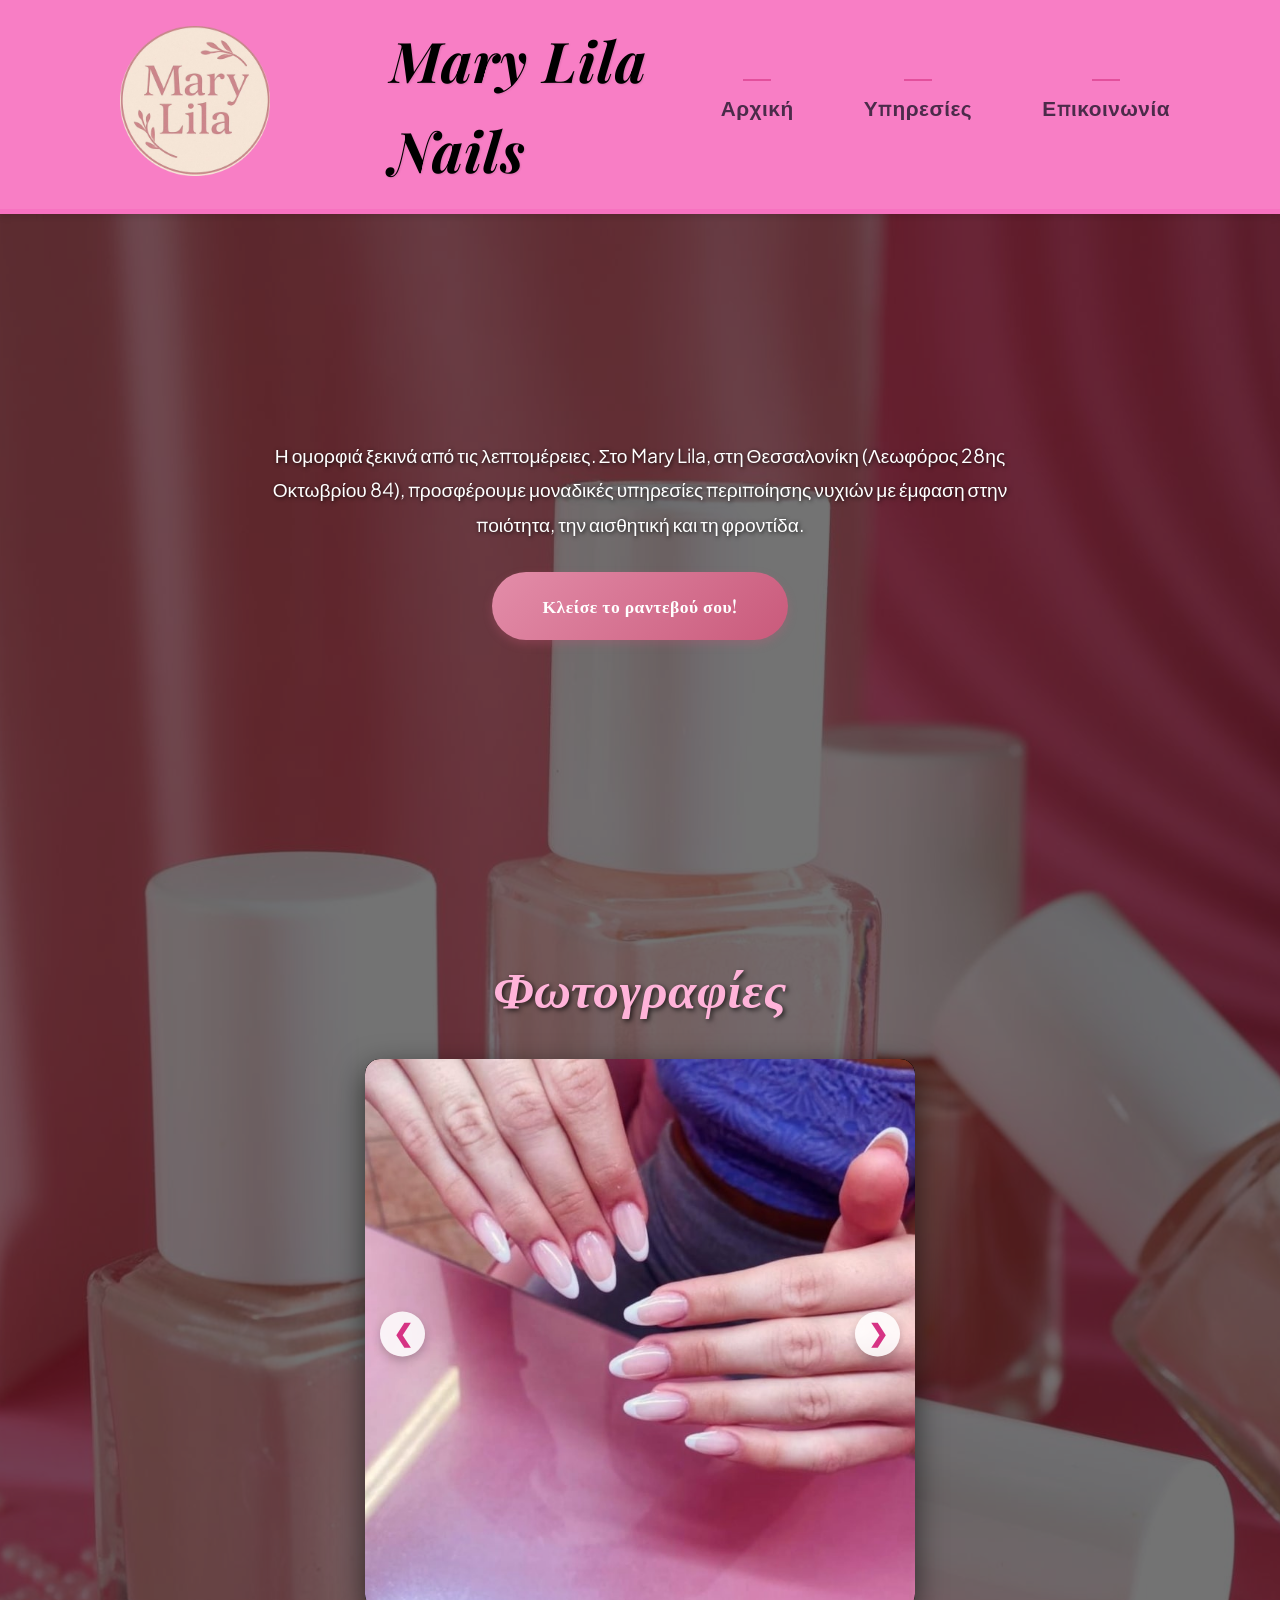
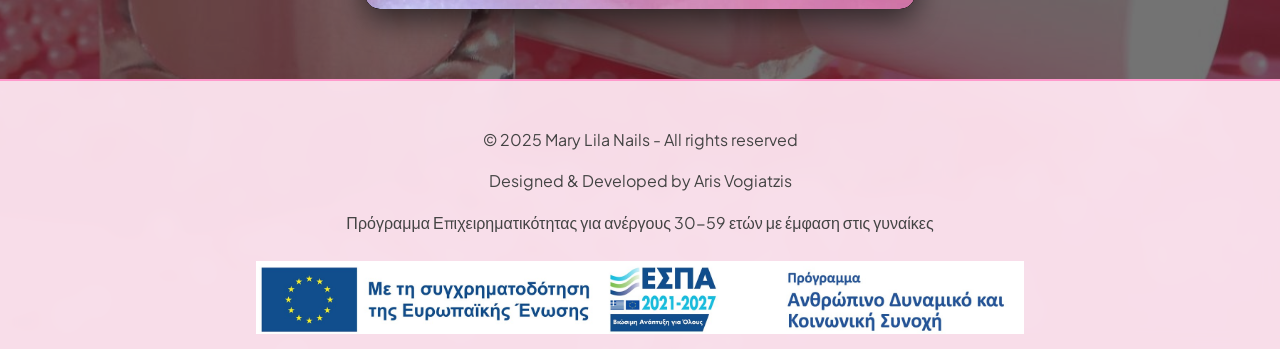
<file: mary lila's site/index.html>
<!DOCTYPE html>
<html lang="el_GR">
<head>
    <meta charset="UTF-8">
    <meta name="viewport" content="width=device-width, initial-scale=1.0">
    <meta name="description" content="site for Nail studio">
    <meta name="keywords" content="mary lila,nails,Θεσσαλονίκη,Αμπελόκηποι,μανικιούρ,πεντικιούρ">
    <meta http-equiv="Content-Security-Policy" content="upgrade-insecure-requests">
    <meta http-equiv="X-Content-Type-Options" content="nosniff">
    <meta http-equiv="X-Frame-Options" content="DENY">
    <meta http-equiv="X-XSS-Protection" content="1; mode=block">    
    <title>Mary Lila</title>
    <link href="https://fonts.googleapis.com/css2?family=Cinzel:wght@500;700&family=Dancing+Script:wght@500&family=Nunito:wght@400;600&display=swap" rel="stylesheet">
    <link href="https://fonts.googleapis.com/css2?family=Cormorant+Garamond:ital,wght@0,500;0,600;1,400&family=Montserrat:wght@400;500;600&family=Poppins:wght@300;400;500&display=swap" rel="stylesheet">
    <link rel="icon" href="images/mary_lila_cropped_logo.png" type="image/png">
    <link rel="stylesheet" href="style.css">
</head>
<body>
    <header>
        <div class="header-container"></div>
        <div class="logo">
            <img src="images/mary_lila_cropped_logo.png" width="250" alt="logo">
        </div>
        <div class="menu-toggle" id="mobile-menu">
            &#9776;
        </div>
        <h1 class="site-title">Mary Lila Nails</h1>
        <nav class="nav-links" id="nav-links">
            <a href="index.html">Αρχική</a>
            <a href="Υπηρεσίες.html">Υπηρεσίες</a>
            <a href="Επικοινωνία.html">Επικοινωνία</a>
        </nav>
        <div class="menu-overlay" id="menu-overlay"></div>
    </header>

    <main>
        <section class="intro">
            <p>
                Η ομορφιά ξεκινά από τις λεπτομέρειες. Στο Mary Lila, στη Θεσσαλονίκη (Λεωφόρος 28ης Οκτωβρίου 84), προσφέρουμε μοναδικές υπηρεσίες περιποίησης νυχιών με έμφαση στην ποιότητα, την αισθητική και τη φροντίδα.
            </p>
            <a href="https://www.instagram.com/mary_lilaa/" target="_blank" class="btn">Κλείσε το ραντεβού σου!</a>
        </section>

        <section class="photo-gallery reveal-item">
            <h2>Φωτογραφίες</h2>
            <div class="slider-wrapper">
                <button class="nav-btn prev" aria-label="Προηγούμενη φωτογραφία">&#10094;</button>
                <div class="gallery-slider">
                    <img src="images/gallery/nail-1.jpg" class="slider-img active" alt="Μανικιούρ 1">
                    <img src="images/gallery/nail-2.jpg" class="slider-img" alt="Μανικιούρ 2">
                    <img src="images/gallery/nail-3.jpg" class="slider-img" alt="Μανικιούρ 3">
                </div>
                <button class="nav-btn next" aria-label="Επόμενη φωτογραφία">&#10095;</button>
            </div>
            <div id="empty" class="empty" style="display: none;">Δεν υπάρχουν ακόμα φωτογραφίες.</div>
        </section>
    </main>

    <footer>
        <p>&copy; 2025 Mary Lila Nails - All rights reserved</p>
        <p class="credits">Designed & Developed by Aris Vogiatzis</p>
        <div class="espa-banner">
            <p>Πρόγραμμα Επιχειρηματικότητας για ανέργους 30-59 ετών με έμφαση στις γυναίκες</p>
            <img src="images/banner.jpg" alt="ΕΣΠΑ 2021-2027">
        </div>
    </footer>


    <script>
        document.addEventListener('DOMContentLoaded', () => {
            // 1. Mobile Menu Logic
            const menuToggle = document.getElementById('mobile-menu');
            const navLinks = document.getElementById('nav-links');
            const overlay = document.getElementById('menu-overlay');

            if(menuToggle) {
                menuToggle.addEventListener('click', () => {
                    navLinks.classList.toggle('show');
                    overlay.classList.toggle('show');
                });
                overlay.addEventListener('click', () => {
                    navLinks.classList.remove('show');
                    overlay.classList.remove('show');
                });
            }

            // 2. Scroll Reveal Animations Logic
            const revealElements = document.querySelectorAll('.reveal-item');
            const revealObserver = new IntersectionObserver((entries, observer) => {
                entries.forEach(entry => {
                    if (entry.isIntersecting) {
                        entry.target.classList.add('active');
                        observer.unobserve(entry.target);
                    }
                });
            }, { threshold: 0.15 });

            revealElements.forEach(el => revealObserver.observe(el));

            // 3. Slider Logic & Dynamic Background Blur
            const images = document.querySelectorAll('.gallery-slider .slider-img');
            const prevBtn = document.querySelector('.nav-btn.prev');
            const nextBtn = document.querySelector('.nav-btn.next');
            let currentIndex = 0;

            if (images.length > 0) {
                // Αρχικοποίηση των θολών background για κάθε εικόνα
                images.forEach(img => {
                    img.style.setProperty('--bg-image', `url(${img.src})`);
                });

                function showImage(index) {
                    if (index < 0) currentIndex = images.length - 1;
                    else if (index >= images.length) currentIndex = 0;
                    else currentIndex = index;
                    
                    images.forEach(img => img.classList.remove('active'));
                    images[currentIndex].classList.add('active');
                }
                nextBtn.addEventListener('click', () => showImage(currentIndex + 1));
                prevBtn.addEventListener('click', () => showImage(currentIndex - 1));
            }
        });
    </script>
</body>
</html>
</file>
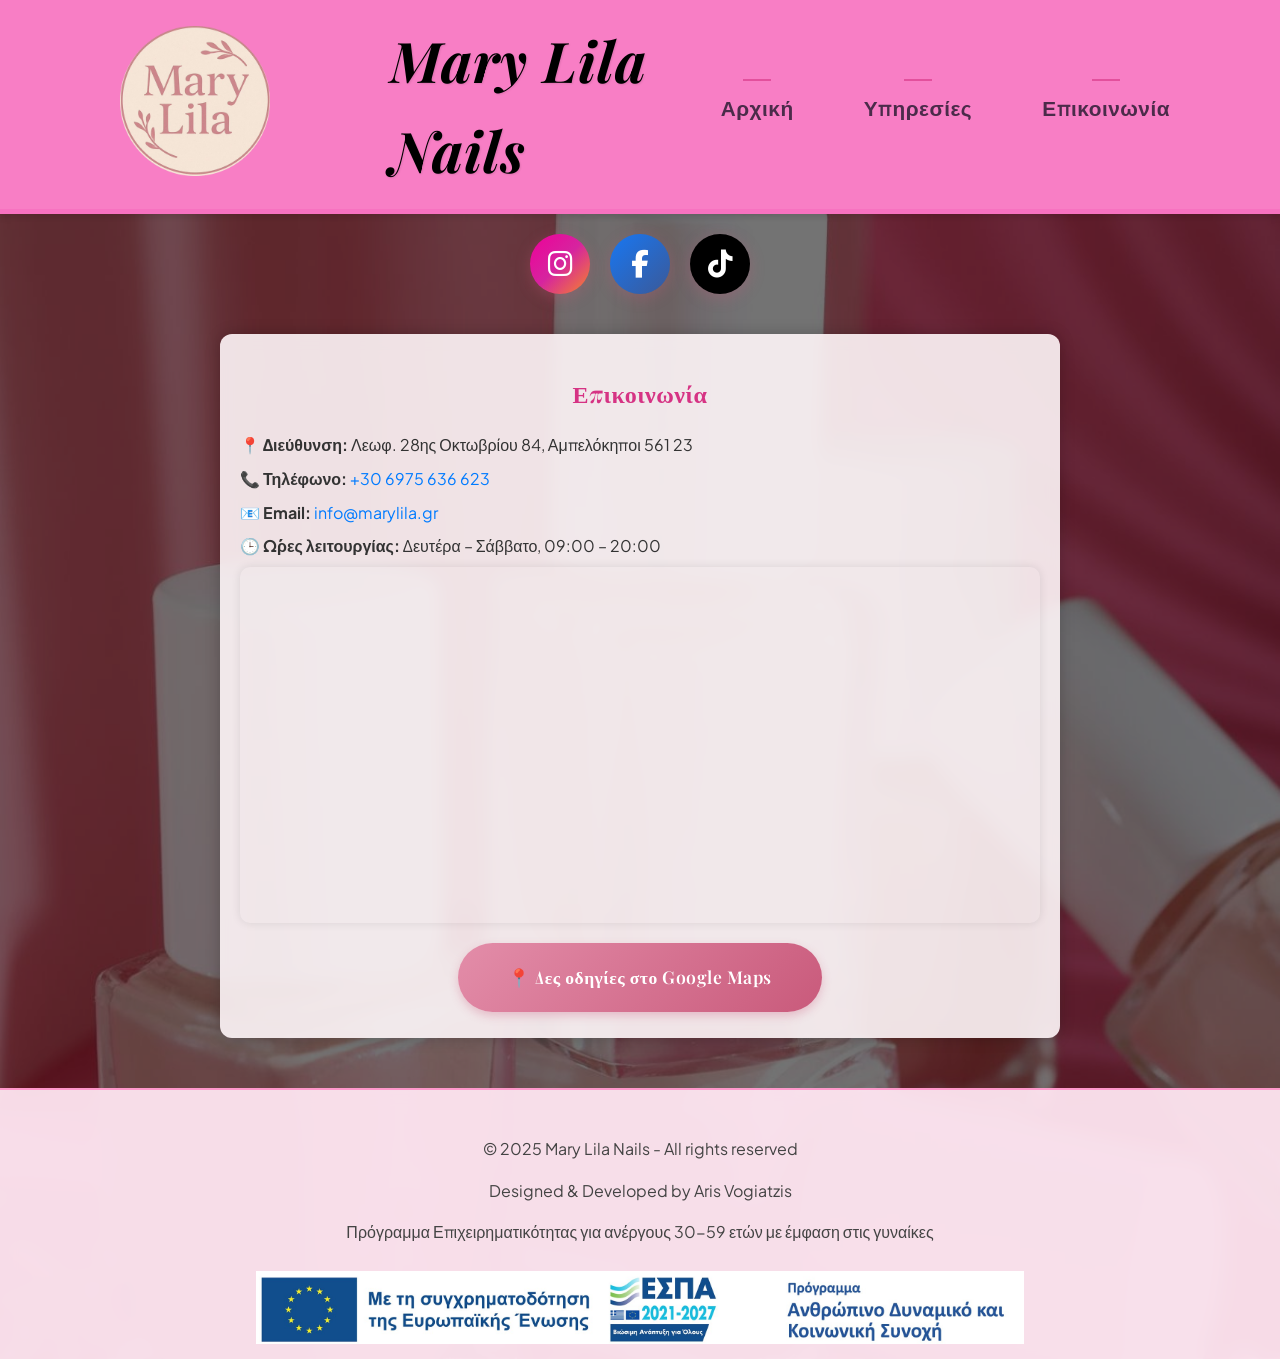
<file: mary lila's site/Επικοινωνία.html>
<!DOCTYPE html>
<html lang="el">
<head>
    <meta charset="UTF-8">
    <meta name="viewport" content="width=device-width, initial-scale=1.0">
    <title>Mary Lila - Επικοινωνία</title>
    <link rel="icon" href="images/mary_lila_cropped_logo.png" type="image/png">
    <link rel="stylesheet" href="style.css">
    <link href="https://fonts.googleapis.com/css2?family=Dancing+Script:wght@500&family=Nunito:wght@400;600&display=swap" rel="stylesheet">
    <link rel="stylesheet" href="https://cdnjs.cloudflare.com/ajax/libs/font-awesome/6.5.0/css/all.min.css">
</head>
<body>
    <header>
        <div class="logo">
            <img src="images/mary_lila_cropped_logo.png" width="250" alt="Mary Lila logo">
        </div>
        <h1 class="site-title">Mary Lila Nails</h1>
        <div class="menu-toggle" id="mobile-menu">&#9776;</div>
        <nav class="nav-links" id="nav-links">
            <a href="index.html">Αρχική</a>
            <a href="Υπηρεσίες.html">Υπηρεσίες</a>
            <a href="Επικοινωνία.html" class="active">Επικοινωνία</a>
        </nav>
        <div class="menu-overlay" id="menu-overlay"></div>
    </header>

    <main>
        <div class="social-buttons reveal-item">
            <a href="https://www.instagram.com/mary_lilaa/" target="_blank" class="social-btn instagram" aria-label="Instagram"><i class="fab fa-instagram"></i></a>
            <a href="https://www.facebook.com/mary.lila2?locale=el_GR" target="_blank" class="social-btn facebook" aria-label="Facebook"><i class="fab fa-facebook-f"></i></a>
            <a href="https://www.tiktok.com/@mary_lilaa" target="_blank" class="social-btn tiktok" aria-label="TikTok"><i class="fab fa-tiktok"></i></a>
        </div>

        <section id="contact" class="reveal-item">
            <h1>Επικοινωνία</h1>
            <div class="contact-info">
                <p><strong>📍 Διεύθυνση:</strong> Λεωφ. 28ης Οκτωβρίου 84, Αμπελόκηποι 561 23</p>
                <p><strong>📞 Τηλέφωνο:</strong> <a href="tel:+306975636623">+30 6975 636 623</a></p>
                <p><strong>📧 Email:</strong> <a href="mailto:info@marylila.gr">info@marylila.gr</a></p>
                <p><strong>🕒 Ώρες λειτουργίας:</strong> Δευτέρα – Σάββατο, 09:00 – 20:00</p>
            </div>

            <div class="map-container reveal-item">
                <iframe src="https://www.google.com/maps?q=28is+Oktovriou+84+Ampelokipoi+56123&output=embed" width="100%" height="350" style="border:0;" allowfullscreen="" loading="lazy"></iframe>
            </div>

            <div style="text-align:center; margin-top:20px;">
                <a href="https://www.google.com/maps/dir/?api=1&destination=%CE%9B%CE%B5%CF%89%CF%86.+28%CE%B7%CF%82+%CE%9F%CE%BA%CF%84%CF%89%CE%B2%CF%81%CE%AF%CE%BF%CF%85+84%2C+%CE%91%CE%BC%CF%80%CE%B5%CE%BB%CF%8C%CE%BA%CE%B7%CF%80%CE%BF%CE%B9+56123" target="_blank" class="btn">📍 Δες οδηγίες στο Google Maps</a>
            </div>
        </section> 
    </main>

    <footer>
        <p>&copy; 2025 Mary Lila Nails - All rights reserved</p>
        <p class="credits">Designed & Developed by Aris Vogiatzis</p>
        <div class="espa-banner">
            <p>Πρόγραμμα Επιχειρηματικότητας για ανέργους 30-59 ετών με έμφαση στις γυναίκες</p>
            <img src="images/banner.jpg" alt="ΕΣΠΑ">
        </div>
    </footer>

    <script>
        document.addEventListener("DOMContentLoaded", () => {
            const menuToggle = document.getElementById('mobile-menu');
            const navLinks = document.getElementById('nav-links');
            const overlay = document.getElementById('menu-overlay');

            if(menuToggle) {
                menuToggle.addEventListener('click', () => {
                    navLinks.classList.toggle('show');
                    overlay.classList.toggle('show');
                });
                overlay.addEventListener('click', () => {
                    navLinks.classList.remove('show');
                    overlay.classList.remove('show');
                });
            }

            const revealElements = document.querySelectorAll('.reveal-item');
            const revealObserver = new IntersectionObserver((entries, observer) => {
                entries.forEach(entry => {
                    if (entry.isIntersecting) {
                        entry.target.classList.add('active');
                        observer.unobserve(entry.target);
                    }
                });
            }, { threshold: 0.15 });

            revealElements.forEach(el => revealObserver.observe(el));
        });
    </script>
</body>
</html>
</file>
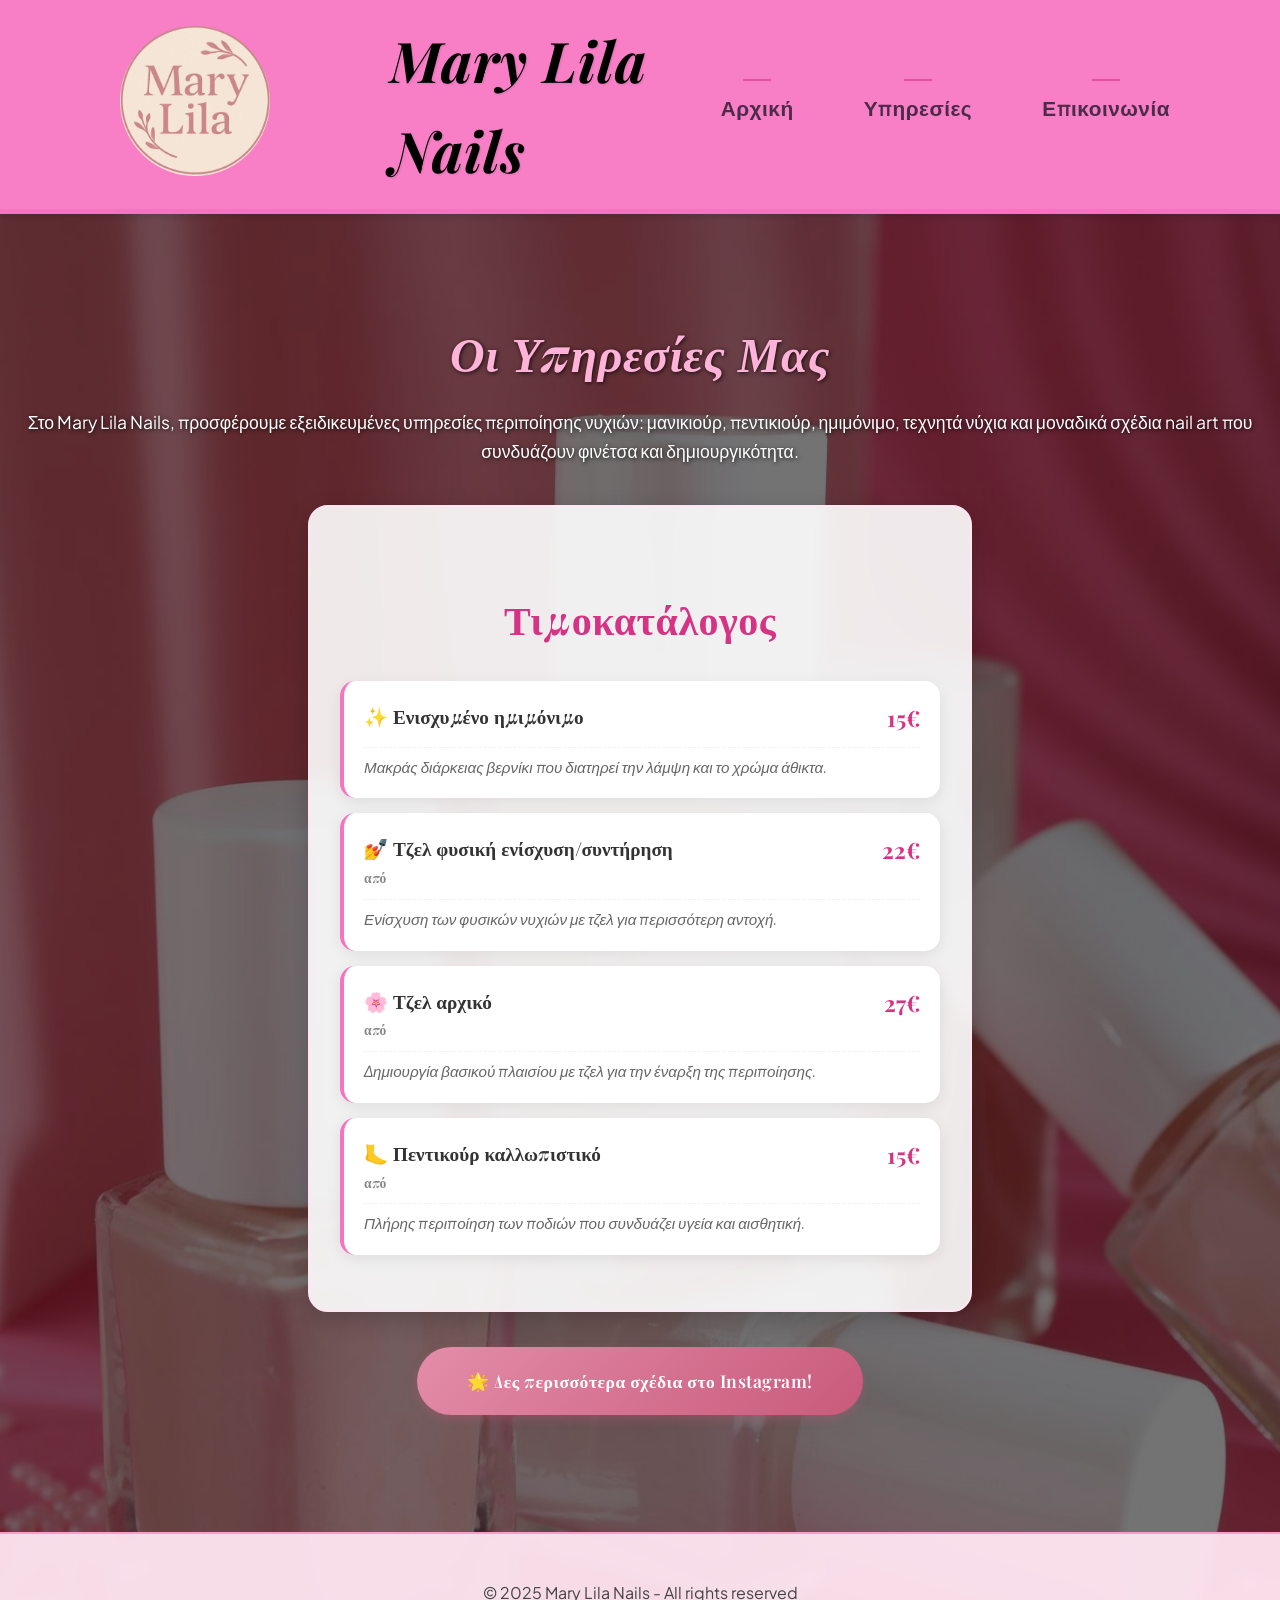
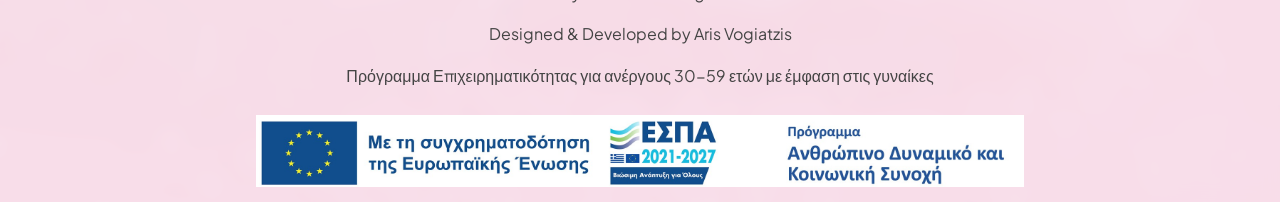
<file: mary lila's site/Υπηρεσίες.html>
<!DOCTYPE html>
<html lang="el">
<head>
    <meta charset="UTF-8">
    <meta name="viewport" content="width=device-width, initial-scale=1.0">
    <title>Mary Lila - Υπηρεσίες</title>
    <link rel="icon" href="images/mary_lila_cropped_logo.png" type="image/png">
    <link rel="stylesheet" href="style.css">
    <link href="https://fonts.googleapis.com/css2?family=Dancing+Script:wght@500&family=Nunito:wght@400;600&display=swap" rel="stylesheet">
</head>
<body>
    <header>
        <div class="logo">
            <img src="images/mary_lila_cropped_logo.png" width="250" alt="Mary Lila logo">
        </div>
        <h1 class="site-title">Mary Lila Nails</h1>
        <div class="menu-toggle" id="mobile-menu">&#9776;</div>
        <nav class="nav-links" id="nav-links">
            <a href="index.html">Αρχική</a>
            <a href="Υπηρεσίες.html" class="active">Υπηρεσίες</a>
            <a href="Επικοινωνία.html">Επικοινωνία</a>
        </nav>
        <div class="menu-overlay" id="menu-overlay"></div>
    </header>

    <main>
        <section class="services reveal-item">
            <h2>Οι Υπηρεσίες Μας</h2>
            <p>
                Στο Mary Lila Nails, προσφέρουμε εξειδικευμένες υπηρεσίες περιποίησης νυχιών: 
                μανικιούρ, πεντικιούρ, ημιμόνιμο, τεχνητά νύχια και μοναδικά σχέδια nail art που 
                συνδυάζουν φινέτσα και δημιουργικότητα.
            </p>
            
            <div class="price-list reveal-item">
                <h3>Τιμοκατάλογος</h3>
                
                <div class="price-item">
                    <div class="service-header">
                        <div class="service-name">✨ Ενισχυμένο ημιμόνιμο</div>
                        <div class="service-price">15€</div>
                    </div>
                    <div class="service-description">Μακράς διάρκειας βερνίκι που διατηρεί την λάμψη και το χρώμα άθικτα.</div>
                </div>

                <div class="price-item">
                    <div class="service-header">
                        <div class="service-name">💅 Τζελ φυσική ενίσχυση/συντήρηση <span class="price-note">από</span></div>
                        <div class="service-price">22€</div>
                    </div>
                    <div class="service-description">Ενίσχυση των φυσικών νυχιών με τζελ για περισσότερη αντοχή.</div>
                </div>

                <div class="price-item">
                    <div class="service-header">
                        <div class="service-name">🌸 Τζελ αρχικό <span class="price-note">από</span></div>
                        <div class="service-price">27€</div>
                    </div>
                    <div class="service-description">Δημιουργία βασικού πλαισίου με τζελ για την έναρξη της περιποίησης.</div>
                </div>

                <div class="price-item">
                    <div class="service-header">
                        <div class="service-name">🦶 Πεντικούρ καλλωπιστικό <span class="price-note">από</span></div>
                        <div class="service-price">15€</div>
                    </div>
                    <div class="service-description">Πλήρης περιποίηση των ποδιών που συνδυάζει υγεία και αισθητική.</div>
                </div>
            </div>

            <div style="text-align: center; margin-top: 35px;">
                <a href="https://www.instagram.com/mary_lilaa/" target="_blank" class="btn">🌟 Δες περισσότερα σχέδια στο Instagram!</a>
            </div>
        </section>
    </main>

    <footer>
        <p>&copy; 2025 Mary Lila Nails - All rights reserved</p>
        <p class="credits">Designed & Developed by Aris Vogiatzis</p>
        <div class="espa-banner">
            <p>Πρόγραμμα Επιχειρηματικότητας για ανέργους 30-59 ετών με έμφαση στις γυναίκες</p>
            <img src="images/banner.jpg" alt="ΕΣΠΑ 2021-2027">
        </div>
    </footer>

    <script>
        document.addEventListener("DOMContentLoaded", () => {
            const menuToggle = document.getElementById('mobile-menu');
            const navLinks = document.getElementById('nav-links');
            const overlay = document.getElementById('menu-overlay');

            if(menuToggle) {
                menuToggle.addEventListener('click', () => {
                    navLinks.classList.toggle('show');
                    overlay.classList.toggle('show');
                });
                overlay.addEventListener('click', () => {
                    navLinks.classList.remove('show');
                    overlay.classList.remove('show');
                });
            }

            const revealElements = document.querySelectorAll('.reveal-item');
            const revealObserver = new IntersectionObserver((entries, observer) => {
                entries.forEach(entry => {
                    if (entry.isIntersecting) {
                        entry.target.classList.add('active');
                        observer.unobserve(entry.target);
                    }
                });
            }, { threshold: 0.15 });

            revealElements.forEach(el => revealObserver.observe(el));
        });
    </script>
</body>
</html>
</file>
<file: mary lila's site/style.css>
@import url('https://fonts.googleapis.com/css2?family=Playfair+Display:ital,wght@0,500;0,600;0,700;1,400&family=Plus+Jakarta+Sans:wght@300;400;500&display=swap');

/* ==========================================
   1. GLOBAL & BACKGROUND 
   ========================================== */
body {
    font-family: "Plus Jakarta Sans", sans-serif;
    margin: 0;
    min-height: 100vh;
    padding: 0;
    line-height: 1.6;
    color: #333;
    background: linear-gradient(rgba(0, 0, 0, 0.55), rgba(0, 0, 0, 0.55)), url('images/hero-bg.jpg');
    background-size: cover; 
    background-position: center center; 
    background-color: #2b1b24; 
}

h1, h2, h3 {
    font-family: 'Playfair Display', serif;
    color: #d63384;
    text-align: center;
    margin-bottom: 20px;
    letter-spacing: 0.5px;
    font-weight: 600;
}

a {
    color: #007bff;
    text-decoration: none;
}

/* ==========================================
   2. HEADER & NAVIGATION
   ========================================== */
header {
    display: flex;
    align-items: center;
    justify-content: space-between;
    padding: 15px 60px 15px 40px;
    box-shadow: 0 4px 6px rgba(0, 0, 0, 0.1);
    background-color: #f87ec5;
    color: rgb(7, 7, 7);
    text-align: center;
    border-bottom: 5px solid #f772c0;
}

.header-container {
    display: flex;
    flex-direction: column;
    align-items: center;
    position: relative;
}

.site-title {
    font-family: 'Playfair Display', serif;
    font-size: 3.5rem;
    color: #000;
    letter-spacing: 1px;
    font-weight: 700;
    font-style: italic;
    margin: 0;
    flex: 1;
    text-align: left;
    padding-left: 120px;
    text-shadow: 1px 1px 2px rgba(0, 0, 0, 0.1);
    cursor: default;
}

.logo img {
    padding-left: 80px;
    width: 150px;
    height: auto;
}

.nav-links {
    display: flex;
    gap: 40px;
    margin-right: 50px;
    align-items: center;
}

.nav-links.show {
    max-height: 300px;
    opacity: 1;
    padding: 15px 0;
}

.nav-links a {
    font-family: "Plus Jakarta Sans", sans-serif !important;
    color: #4b2b4a;
    margin-left: 30px;
    text-decoration: none;
    font-weight: 600;
    font-size: 1.3rem !important;
    position: relative;
    letter-spacing: 0.5px;
    padding-bottom: 5px;
    transition: color 0.3s ease, transform 0.2s ease;
}
.nav-links a::before {
    content: "";
    display: block;
    width: 28px;
    height: 2px;
    background-color: #d63384;
    margin: 0 auto 10px;
    opacity: 0.6;
}
.nav-links a::after {
    content: "";
    position: absolute;
    left: 0;
    bottom: 0px;
    opacity: 0;
    width: 100%;
    height: 2px;
    background-color: #c27ba0;
    transform: scaleX(0);
    transform-origin: right;
    transition: transform 0.3s ease, opacity 0.3s ease;
}

.nav-links a:hover::after {
    opacity: 1;
    transform: scaleX(1);
    transform-origin: left;
}

.nav-links a:hover {
    color: #000;
    transform: translateY(-3px);
}

.menu-toggle {
    display: none;
    font-size: 2rem;
    cursor: pointer;
}

.menu-toggle:hover {
    transform: scale(1.1);
}

.menu-overlay {
    position: fixed;
    top: 0;
    left: 0;
    width: 100%;
    height: 100vh;
    background-color: rgba(255, 204, 230, 0.5);
    opacity: 0;
    visibility: hidden;
    transition: opacity 0.4s ease;
    z-index: 100;
}

.menu-overlay.show {
    opacity: 1;
    visibility: visible;
}

/* ==========================================
   3. ΑΡΧΙΚΗ ΣΕΛΙΔΑ (INTRO SECTION)
   ========================================== */
.intro {
    position: relative;
    width: 100%;
    height: 70vh; 
    display: flex;
    flex-direction: column;
    justify-content: center;
    align-items: center;
    text-align: center;
    padding: 0 20px;
    margin: 0;
    max-width: 100%; 
    box-sizing: border-box;
    border-radius: 0;
    box-shadow: none;
}

.intro p {
    font-family: "Plus Jakarta Sans", sans-serif;
    color: #ffffff;
    font-size: 1.2rem;
    max-width: 800px;
    line-height: 1.8;
    margin-bottom: 30px;
    text-shadow: 1px 1px 4px rgba(0, 0, 0, 0.8);
    opacity: 0;
    animation: fadeUp 1.5s ease-out forwards;
}

.btn {
    font-family: 'Playfair Display', serif;
    display: inline-block;
    background-color: #c95a7b;
    color: white;
    padding: 20px 50px;
    font-size: 1.1rem;
    border-radius: 50px;
    font-weight: 600;
    letter-spacing: 0.5px;
    text-decoration: none;
    transition: background-color 0.3s ease, transform 0.2s ease;
    box-shadow: 0 4px 10px rgba(201, 90, 123, 0.3);
    background: linear-gradient(135deg, #e38da9, #c95a7b);
    position: relative;
    overflow: hidden;
}

.btn::before {
    content: "";
    position: absolute;
    top: 0;
    left: -75%;
    width: 50%;
    height: 100%;
    background: linear-gradient(120deg, rgba(255, 255, 255, 0.3) 0%, rgba(255, 255, 255, 0.7) 50%, rgba(255, 255, 255, 0.3) 100%);
    transform: skewX(-25deg);
}

.btn:hover::before {
    animation: shine 0.9s forwards;
}

.btn:hover {
    background: linear-gradient(135deg, #f1a1bb, #c95a7b);
    box-shadow: 0 6px 15px rgba(201, 90, 123, 0.5);
    transform: translateY(-2px) scale(1.05);
}

@keyframes shine {
    0% { left: -75%; }
    100% { left: 125%; }
}

/* ==========================================
   4. ΥΠΗΡΕΣΙΕΣ & ΤΙΜΟΚΑΤΑΛΟΓΟΣ
   ========================================== */
.services {
    text-align: center;
    padding: 60px 20px;
}

.services h2 {
    font-family: 'Playfair Display', serif;
    color: #ffb3d9;
    text-shadow: 1px 1px 4px rgba(0, 0, 0, 0.8);
    font-size: 3rem;
    margin-bottom: 15px;
    font-weight: 700;
    font-style: italic;
}

.services p {
    font-family: "Plus Jakarta Sans", sans-serif;
    color: #ffffff;
    font-size: 1.1rem;
    margin-bottom: 40px;
    text-shadow: 1px 1px 4px rgba(0, 0, 0, 0.8);
}

.price-list {
    background-color: rgba(255, 255, 255, 0.90);
    backdrop-filter: blur(8px);
    padding: 40px 30px;
    border-radius: 20px;
    box-shadow: 0 8px 25px rgba(0,0,0,0.2);
    max-width: 600px;
    margin: 30px auto;
    text-align: center;
    border: 2px solid #ffe6f2;
}

.price-list h3 {
    font-family: 'Playfair Display', serif;
    font-size: 2.5rem;
    color: #d63384;
    margin-bottom: 30px;
}

.price-item {
    background: white;
    padding: 20px;
    margin: 15px 0;
    border-radius: 15px;
    box-shadow: 0 4px 15px rgba(0,0,0,0.08);
    border-left: 4px solid #f772c0;
    transition: transform 0.3s ease, box-shadow 0.3s ease;
}

.price-item:hover {
    transform: translateY(-3px);
    box-shadow: 0 6px 20px rgba(0,0,0,0.12);
}

.service-header {
    display: flex;
    justify-content: space-between;
    align-items: flex-start;
    margin-bottom: 10px;
}

.service-name {
    font-family: 'Playfair Display', serif;
    font-weight: 600;
    color: #333;
    text-align: left;
    flex: 1;
    font-size: 1.2rem;
}

.service-price {
    font-family: 'Playfair Display', serif;
    font-weight: 700;
    color: #d63384;
    font-size: 1.4rem;
    white-space: nowrap;
    margin-left: 15px;
}

.service-description {
    font-family: "Plus Jakarta Sans", sans-serif;
    color: #666;
    font-size: 0.95rem;
    line-height: 1.5;
    text-align: left;
    font-style: italic;
    padding-top: 8px;
    border-top: 1px dashed #f0f0f0;
}

.price-note {
    font-size: 0.85rem;
    color: #888;
    margin-top: 3px;
    display: block;
}

/* ==========================================
   5. ΕΠΙΚΟΙΝΩΝΙΑ
   ========================================== */
#contact {
    max-width: 800px;
    margin: 40px auto;
    padding: 20px;
    background-color: rgba(255, 247, 249, 0.90);
    backdrop-filter: blur(8px);
    border-radius: 12px;
    box-shadow: 0 0 15px rgba(0,0,0,0.2);
}

#contact h2 {
    font-family: 'Playfair Display', serif;
    text-align: center;
    color: #c95a7b;
    margin-bottom: 20px;
    font-style: italic;
}

.contact-info p {
    font-family: "Plus Jakarta Sans", sans-serif;
    margin: 8px 0;
    font-size: 1rem;
    color: #333;
}

.map-container {
    width: 100%;
    border-radius: 10px;
    overflow: hidden;
    box-shadow: 0 0 10px rgba(0,0,0,0.1);
}

.social-buttons {
    display: flex;
    justify-content: center;
    gap: 20px;
    margin-top: 20px;
}

.social-btn {
    display: inline-flex;
    justify-content: center;
    align-items: center;
    width: 60px;
    height: 60px;
    border-radius: 50%;
    font-size: 28px;
    color: white;
    text-decoration: none;
    position: relative;
    overflow: hidden;
    transition: all 0.3s ease;
    box-shadow: 0 4px 15px rgba(201, 90, 123, 0.3);
}

.social-btn.instagram { background: linear-gradient(135deg, #e09, #d6249f, #f58529); }
.social-btn.facebook { background: linear-gradient(135deg, #1877f2, #3b5998); }

.social-btn.tiktok {
    background-color: #000000;
    color: #ffffff; 
}
.social-btn.tiktok i {
    color: #ffffff; 
    font-family: "Font Awesome 6 Brands" !important;
}

.social-btn:hover {
    transform: translateY(-3px) scale(1.05);
    box-shadow: 0 6px 15px rgba(201, 90, 123, 0.4);
}

/* ==========================================
   6. SLIDER / GALLERY
   ========================================== */
.photo-gallery {
    max-width: 1000px;
    margin: 40px auto;
    padding: 20px;
    text-align: center;
    background: transparent; 
}

.photo-gallery h2 {
    font-family: 'Playfair Display', serif;
    font-size: 3.2rem;
    margin-bottom: 30px;
    color: #ffb3d9;
    text-shadow: 2px 2px 5px rgba(0, 0, 0, 0.7); 
    font-style: italic;
}

.slider-wrapper {
    position: relative;
    width: 100%;
    max-width: 550px; 
    aspect-ratio: 1 / 1; 
    height: auto; 
    margin: 0 auto;
    border-radius: 15px; 
    box-shadow: 0 10px 30px rgba(0, 0, 0, 0.6); 
    background-color: #000000; 
    overflow: hidden; 
}

.gallery-slider {
    width: 100%;
    height: 100%;
    position: relative; 
}

.slider-img {
    position: absolute; 
    top: 0;
    left: 0;
    width: 100%;
    height: 100%;
    object-fit: contain; 
    
    background-image: var(--bg-image);
    background-size: cover;
    background-position: center;
    backdrop-filter: blur(20px);

    opacity: 0; 
    transition: opacity 0.6s ease-in-out;
    visibility: hidden; 
    z-index: 1;
}

.slider-img.active {
    opacity: 1; 
    visibility: visible;
    z-index: 2;
}

.nav-btn {
    position: absolute; 
    top: 50%; 
    transform: translateY(-50%); 
    background-color: rgba(255, 255, 255, 0.85); 
    color: #d63384; 
    border: none;
    border-radius: 50%; 
    width: 45px; 
    height: 45px;
    display: flex; 
    align-items: center;
    justify-content: center;
    cursor: pointer;
    font-size: 1.5rem; 
    font-weight: bold;
    z-index: 10; 
    transition: all 0.3s ease;
    box-shadow: 0 4px 10px rgba(0,0,0,0.2);
}

.nav-btn:hover {
    background: #d63384; 
    color: white;
    transform: translateY(-50%) scale(1.1);
}

.nav-btn.prev { left: 15px; }
.nav-btn.next { right: 15px; }

/* ==========================================
   7. FOOTER
   ========================================== */
footer {
    font-family: "Plus Jakarta Sans", sans-serif;
    background-color: rgba(255, 230, 242, 0.95);
    backdrop-filter: blur(8px);
    color: #444;
    text-align: center;
    padding: 30px 0 15px 0;
    margin-top: 50px;
    border-top: 2px solid #ff99cc;
}

.espa-banner img {
    max-width: 60%;
    height: auto;
    display: block;
    margin: 0 auto;
    padding-top: 10px;
}

/* ==========================================
   8. SCROLL REVEAL ANIMATIONS
   ========================================== */
.reveal-item {
    opacity: 0;
    transform: translateY(50px);
    transition: all 0.8s ease-out;
}

.reveal-item.active {
    opacity: 1;
    transform: translateY(0);
}

@keyframes fadeUp {
    0% { opacity: 0; transform: translateY(30px); }
    100% { opacity: 1; transform: translateY(0); }
}

/* ==========================================
   9. MEDIA QUERIES (RESPONSIVE)
   ========================================== */
@media (max-width: 768px) {
    header {
        padding: 15px 10px; 
        position: relative; 
        justify-content: center; 
    }
    
    .menu-toggle {
        display: block;
        position: absolute; 
        right: 0;
        top: 50%;
        transform: translateY(-50%); 
        margin: 0;
        padding: 10px 5px 10px 15px;
        transition: transform 0.4s cubic-bezier(0.68, -0.55, 0.265, 1.55), color 0.3s ease; 
        z-index: 102; 
    }

    .menu-toggle:active, .menu-toggle:hover {
        transform: translateY(-50%) rotate(90deg) scale(0.85);
        color: #d63384; 
    }
    
    .nav-links {
        position: fixed;
        top: 0;
        right: -100%;
        margin-right: 0; /* ΔΙΟΡΘΩΣΗ: Μηδενίζει το κενό 50px από το desktop! */
        background: linear-gradient(160deg, #fff5f9 0%, #ffe0ee 100%);
        height: 100vh;
        max-height: 100vh; 
        width: 260px; 
        flex-direction: column;
        justify-content: flex-start; 
        align-items: stretch; 
        transition: right 0.5s cubic-bezier(0.25, 0.8, 0.25, 1);
        z-index: 101;
        padding-top: 80px; 
        box-shadow: -10px 0 35px rgba(0, 0, 0, 0.18);
    }
    
    .nav-links.show {
        right: 0;
        max-height: 100vh; 
        padding-bottom: 0;
    }
    
    .nav-links a {
        margin: 0;
        padding: 20px 30px; 
        font-size: 1.3rem !important;
        color: #4b2b4a;
        text-align: left; 
        border-bottom: 1px solid rgba(214, 51, 132, 0.2); 
        display: block; 
    }
    
    .nav-links a::before, 
    .nav-links a::after {
        display: none; 
    }
    
    .site-title {
        display: none; 
    }
    
    .logo {
        margin: 0;
        padding: 0;
        display: flex;
        justify-content: center;
    }

    .logo img {
        padding-left: 0;
        width: 130px; 
        margin: 0 auto;
    }
}

@media (max-width: 480px) {
    .credits {
        position: fixed;
        bottom: 10px;
        right: 15px;
        font-family: "Plus Jakarta Sans", sans-serif;
        font-size: 0.75rem;
        color: rgba(255, 255, 255, 0.7);
        z-index: 50;
    }

    .credits a {
        color: rgba(255, 255, 255, 0.85);
        text-decoration: none;
        font-weight: 500;
    }

    .credits a:hover {
        color: #ffffff;
        text-decoration: underline;
    }
}
</file>
